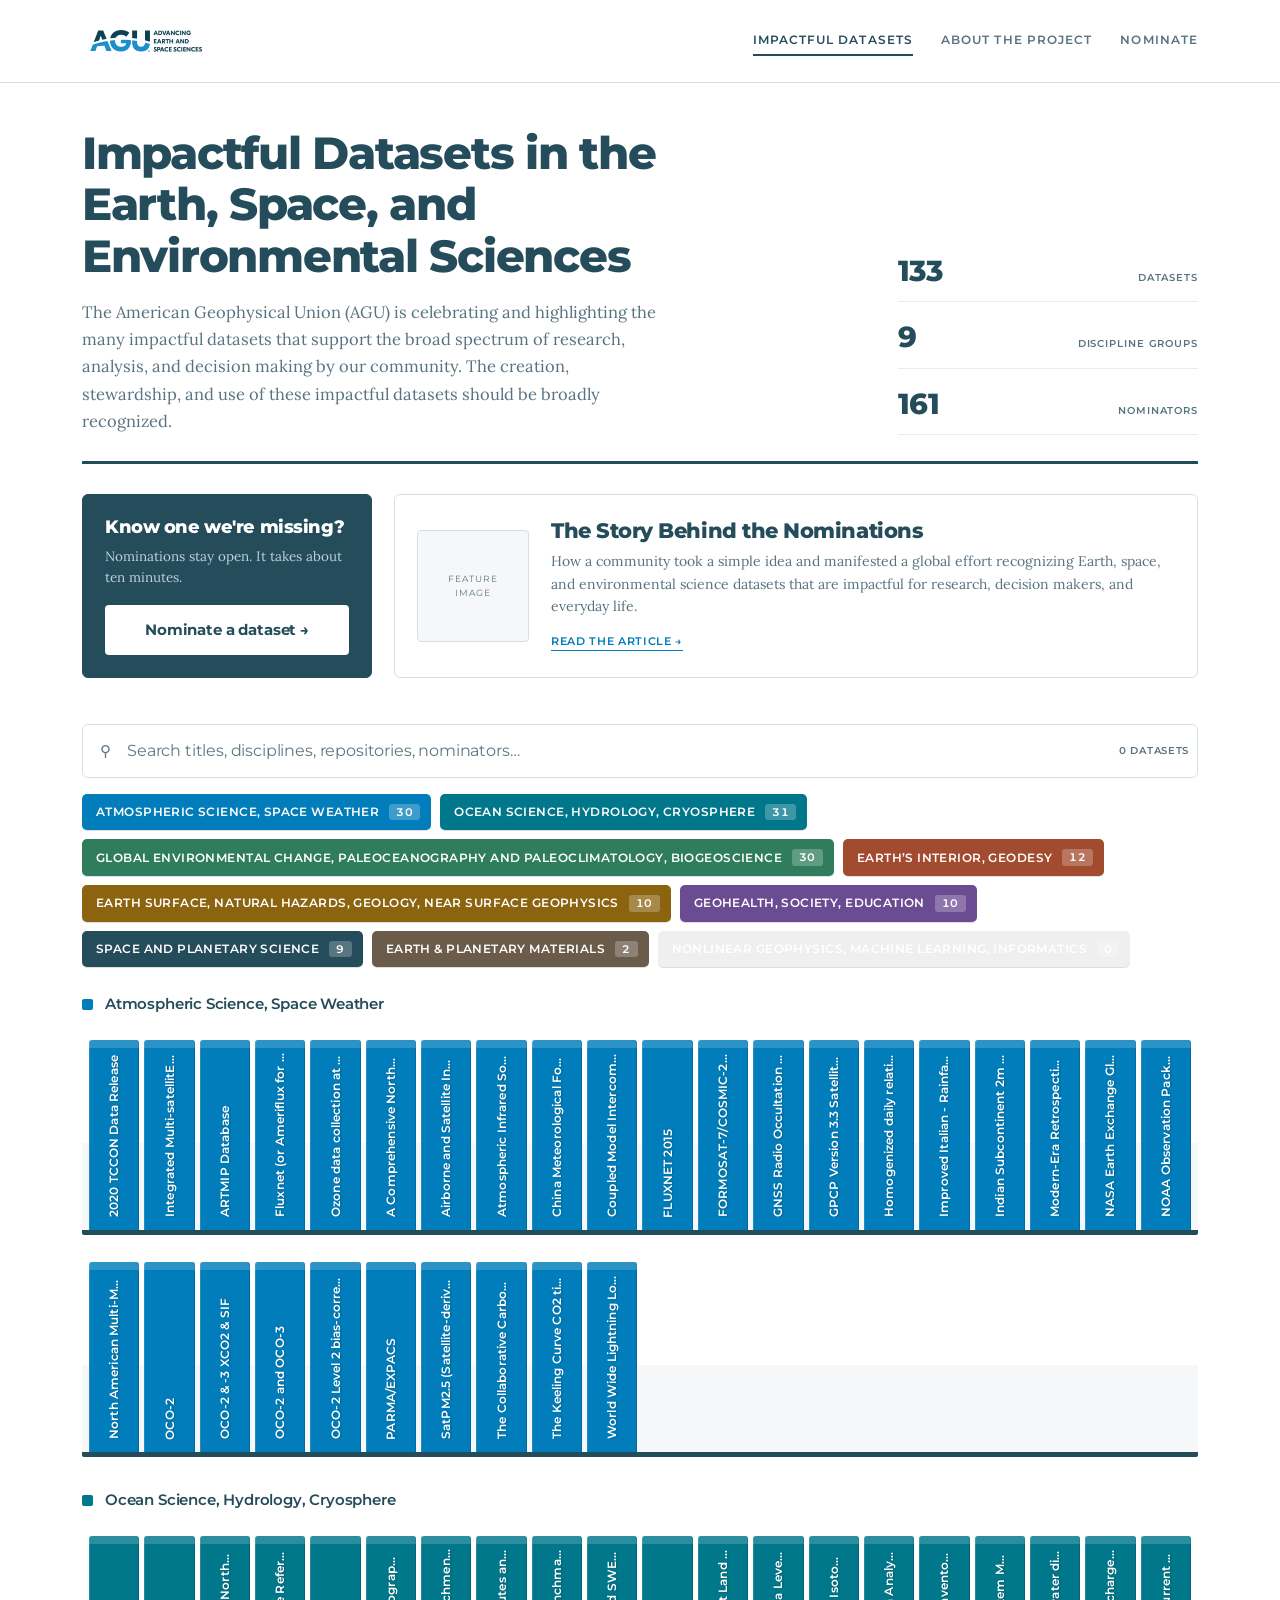
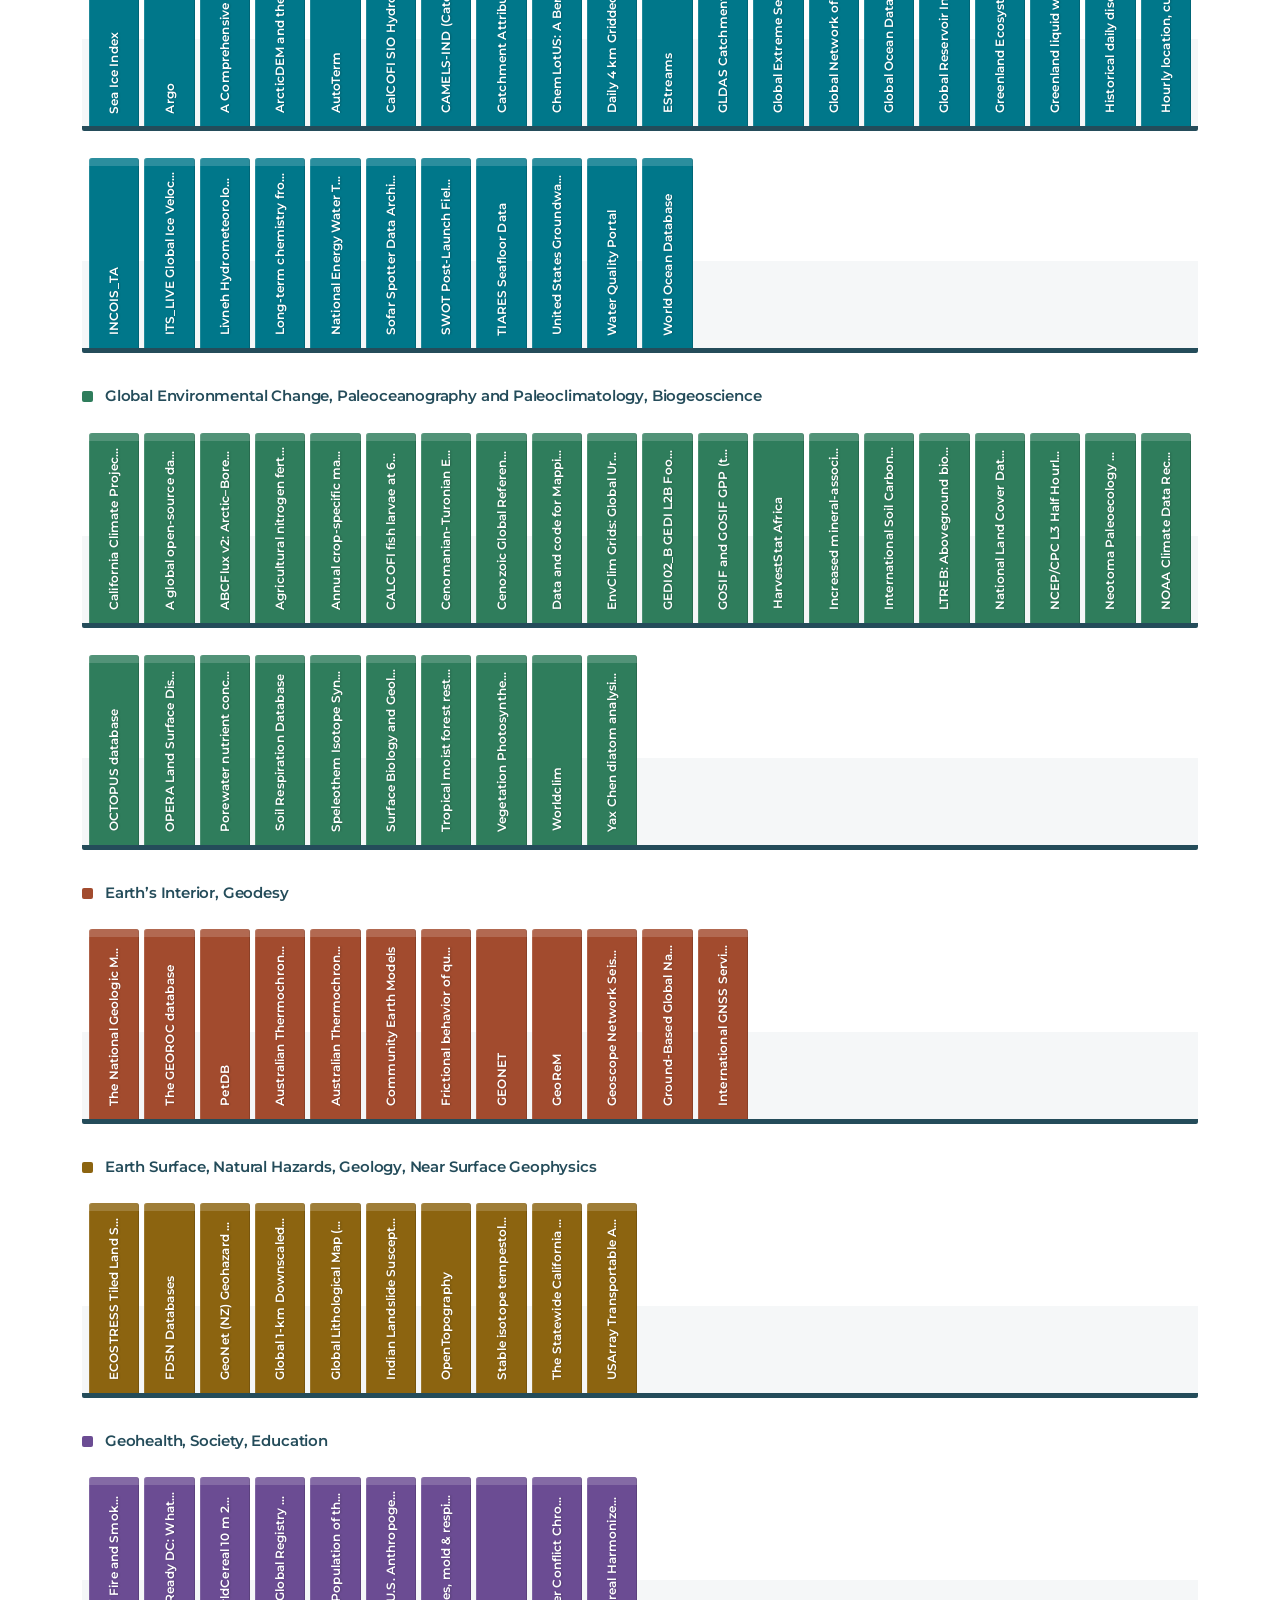
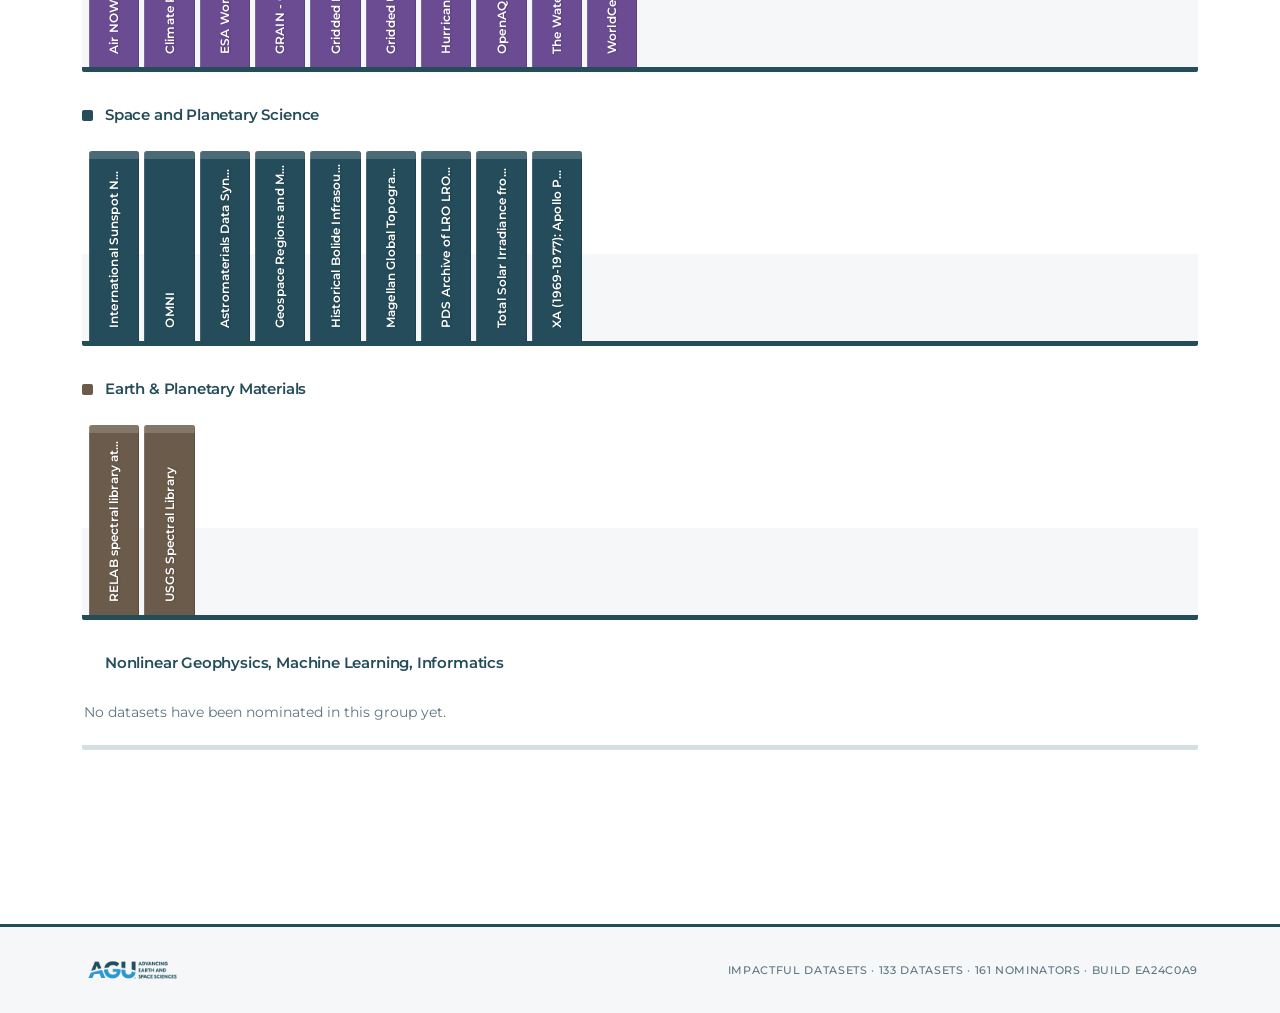
<file: site/index.html>
<!DOCTYPE html>
<html lang="en">
<head>
<meta charset="utf-8">
<meta name="viewport" content="width=device-width, initial-scale=1">
<!-- index.html carries no fingerprint of its own, so ask for revalidation:
     a stale copy would keep pointing at superseded assets. -->
<meta http-equiv="Cache-Control" content="no-cache, must-revalidate">
<title>Impactful Datasets in the Earth, Space, and Environmental Sciences — AGU</title>
<meta name="description" content="A community-nominated collection of the Earth, space and
environmental science datasets that researchers say reshaped their field. Browse 133
datasets across 9 discipline groups, nominated by 161 researchers.">
<meta property="og:title" content="Impactful Datasets — AGU">
<meta property="og:description" content="133 datasets nominated by the Earth and space science community.">
<meta property="og:type" content="website">
<link rel="preconnect" href="https://fonts.googleapis.com">
<link rel="preconnect" href="https://fonts.gstatic.com" crossorigin>
<link href="https://fonts.googleapis.com/css2?family=Montserrat:wght@400;500;600;700;800&family=Lora:ital,wght@0,400;0,500;0,600;1,400&display=swap" rel="stylesheet">
<link rel="stylesheet" href="assets/css/tokens.css?v=605d35ce">
<link rel="stylesheet" href="assets/css/site.css?v=f598fec1">
<link rel="alternate" type="application/ld+json" href="data/impactful_datasets.data.jsonld" title="Collection metadata (schema.org)">
</head>
<body>

<header class="site">
  <div class="shell">
    <a class="brand" href="#" data-go="collection" onclick="return false"
       aria-label="American Geophysical Union — home">
      <span class="logo" role="img" aria-label="AGU — Advancing Earth and Space Sciences"></span>
    </a>
    <nav class="site-nav">
      <a href="#" id="nav-collection" data-go="collection" aria-current="page"
         onclick="return false">Impactful Datasets</a>
      <a href="https://data.agu.org/2026/08/19/Impactful-Datasets.html"
         target="_blank" rel="noopener">About the project</a>
      <a href="https://docs.google.com/forms/d/e/1FAIpQLSf0Tlb1a29C2I-lNyl8qf_1oG1tFBosYW5qGBBj70D42Nhn_w/viewform" target="_blank" rel="noopener">Nominate</a>
    </nav>
  </div>
</header>

<!-- ============ PAGE 1 ============ -->
<main class="page active" id="page-collection">
<div class="shell">

  <header class="masthead">
    <div>
      <h1>Impactful Datasets in the Earth, Space, and Environmental Sciences</h1>
      <p class="lede">The American Geophysical Union (AGU) is celebrating and highlighting the
      many impactful datasets that support the broad spectrum of research, analysis, and decision
      making by our community. The creation, stewardship, and use of these impactful datasets
      should be broadly recognized.</p>
    </div>
    <div class="tally">
      <div><b id="t-ds">0</b><span>Datasets</span></div>
      <div><b id="t-th">0</b><span>Discipline groups</span></div>
      <div><b id="t-nm">0</b><span>Nominators</span></div>
    </div>
  </header>

  <section class="actions">
    <div class="act btn-nominate">
      <div>
        <h3 style="font-size:18px;margin-bottom:8px">Know one we're missing?</h3>
        <p>Nominations stay open. It takes about ten minutes.</p>
      </div>
      <a class="cta" href="https://docs.google.com/forms/d/e/1FAIpQLSf0Tlb1a29C2I-lNyl8qf_1oG1tFBosYW5qGBBj70D42Nhn_w/viewform" target="_blank" rel="noopener">Nominate a dataset →</a>
    </div>
    <div class="act callout">
      <div class="thumb">FEATURE<br>IMAGE</div>
      <div>
        <h3>The Story Behind the Nominations</h3>
        <p>How a community took a simple idea and manifested a global effort recognizing
        Earth, space, and environmental science datasets that are impactful for research,
        decision makers, and everyday life.</p>
        <a class="readlink" href="https://agupubs.onlinelibrary.wiley.com/hub/journal/23335084/call-for-papers/si-2026-000577"
           target="_blank" rel="noopener">Read the article →</a>
      </div>
    </div>
  </section>

  <div class="searchbar">
      <span class="glyph" aria-hidden="true">&#9906;</span>
      <input id="q" type="search" autocomplete="off" spellcheck="false"
        aria-label="Search datasets by title, discipline, repository or nominator"
        placeholder="Search titles, disciplines, repositories, nominators…">
      <span class="count" id="q-count"></span>
      <button class="clear" id="q-clear" hidden>Clear</button>
  </div>
  <div class="legend" id="legend"></div>
  <div id="groups"></div>
    <div class="empty" id="empty" hidden>
      <p>No datasets match <b id="empty-q"></b>.</p>
      <p style="font-size:13.5px">Try a discipline group, a repository, or a nominator's name.</p>
      <button class="clear" style="margin-top:4px" onclick="document.getElementById('q-clear').click()">Clear search</button>
  </div>
</div>
</main>

<!-- ============ PAGE 2 ============ -->
<main class="page" id="page-detail">
<div class="shell">
  <button class="back" data-go="collection">← Back to the collection</button>

  <header class="d-head">
    <h1 id="d-title"></h1>
    <div class="d-meta" id="d-meta"></div>
  </header>

  <div class="d-grid">
    <div>
      <section class="sec">
        <h2>What it is</h2>
        <div id="d-desc"></div>
      </section>

      <section class="sec">
        <h2>Why it was nominated</h2>
        <div id="d-just"></div>
      </section>

      <section class="sec" id="d-reuse-sec">
        <h2>How it has been reused</h2>
        <ol class="reuse" id="d-reuse"></ol>
        <div class="more" id="d-reuse-more"></div>
      </section>

      <section class="sec" id="d-refs-sec">
        <h2>Where It Is Described (Data Paper)</h2>
        <ul class="refs" id="d-refs"></ul>
        <div class="more" id="d-refs-more"></div>
      </section>
    </div>

    <aside>
      <div class="card">
        <h2>Get the data</h2>
        <ul class="linklist" id="d-links"></ul>
        <button class="citebtn" id="citebtn" hidden>Cite this dataset</button>
      </div>

      <div class="card">
        <h2>Held by</h2>
        <div id="d-repo"></div>
      </div>

      <div class="card">
        <h2>Nominated by</h2>
        <ul class="people" id="d-people"></ul>
      </div>

      <div class="card dc" id="d-dc">
        <div class="dc-bar">
          <h2>DataCite record</h2>
          <span class="dc-status" id="dc-status" data-s="idle">idle</span>
        </div>
        <div class="endpoint" id="dc-endpoint"></div>
        <dl class="dl" id="dc-body"></dl>
      </div>
    </aside>
  </div>
</div>
</main>

<footer class="site-foot">
  <div class="shell">
    <span class="logo foot" aria-hidden="true"></span>
    <p>Impactful Datasets &middot; 133 datasets &middot; 161 nominators
       &middot; build ea24c0a9</p>
  </div>
</footer>

<div class="modal" id="citemodal" role="dialog" aria-modal="true"
     aria-labelledby="cite-h" hidden>
  <div class="modal-box">
    <h3 id="cite-h">Cite this dataset</h3>
    <div class="modal-src" id="cite-src"></div>
    <div class="cite-out" id="cite-out"></div>
    <div class="modal-acts">
      <button class="btn-copy" id="cite-copy">Copy citation</button>
      <button class="btn-close" id="cite-close">Close</button>
    </div>
  </div>
</div>

<div class="tip" id="tip" role="tooltip" aria-hidden="true">
  <span class="tail"></span>
  <h4></h4>
  <dl></dl>
  <div class="tip-body"></div>
</div>




<script src="assets/js/config.js?v=2acd3b05"></script>
<script src="assets/js/app.js?v=2ea6050b" defer></script>
</body>
</html>
</file>
<file: site/assets/css/tokens.css>
/* Impactful Datasets — design tokens (brand colours, type, logo)
   Generated by build_wireframe.py; edit the builder, not this file. */
:root{
  /* AGU brand: primary #244C5A, secondary #007DBA, white ground */
  --primary:#244C5A; --secondary:#007DBA;
  --paper:#FFF; --surface:#FFF; --surface-2:#F5F7F8;
  --ink:#244C5A; --ink-2:#587380; --ink-3:#5E7682;
  --rule:#D5DFE3; --rule-2:#E8EEF0;
  --mark:#007DBA; --mark-bg:#E4F2FA;
  /* discipline ramp, anchored on the two brand colours; all >=4.5:1 vs white */
  --atmos:#007DBA; --ocean:#00778A; --biosphere:#2F7D5C; --interior:#A24B2E;
  --surface-c:#8C6410; --society:#6B4C93; --space:#244C5A; --materials:#6B5B4B;
  --f-display:'Montserrat','Helvetica Neue',Arial,sans-serif;
  --f-body:'Lora',Georgia,'Times New Roman',serif;
  --f-label:'Montserrat','Helvetica Neue',Arial,sans-serif;
  --f-code:ui-monospace,'SF Mono',Menlo,Consolas,monospace;
  --shell:1180px;
  --logo:url("../img/agu-logo.png");
}
</file>
<file: site/assets/css/site.css>
/* Impactful Datasets — component styles
   Generated by build_wireframe.py; edit the builder, not this file. */
*{box-sizing:border-box}
html{-webkit-text-size-adjust:100%}
body{margin:0;background:var(--paper);color:var(--ink);font-family:var(--f-display);
  font-size:15px;line-height:1.6;font-weight:400;-webkit-font-smoothing:antialiased}
h1,h2,h3,h4{margin:0;font-weight:800;letter-spacing:-.024em;line-height:1.14}
p{margin:0 0 .9em}
a{color:inherit}
.shell{max-width:var(--shell);margin:0 auto;padding:0 32px}
.mono{font-family:var(--f-label);font-size:11px;letter-spacing:.06em;text-transform:uppercase}
[class*="label"],.pagemark,.dl dt,.tip dt,.sec>h2,.card>h2,.dc-bar h2,.legend button,
.searchbar .count,.searchbar .clear,.linklist .k,.dim,.just .who,.more,.dc-status,
.group-head .n,.tally span,.readlink,.back{
  font-weight:600}
/* prose runs in Lora */
.masthead .lede,.callout p,.btn-nominate p,.sec p,.just p,.reuse li,.refs li,
.people .aff,.dl dd,.tip dd,.empty p,.repo-sub{font-family:var(--f-body);letter-spacing:0}
.endpoint,.people .oid{font-family:var(--f-code)}

/* ---------- brand header / footer ---------- */
.site{background:#fff;border-bottom:1px solid var(--rule)}
.site .shell{display:flex;align-items:center;gap:32px;height:82px}
.brand{display:flex;align-items:center;text-decoration:none;flex:none}
.logo{display:block;background:var(--logo) no-repeat left center;background-size:contain;
  height:38px;width:128px;print-color-adjust:exact;-webkit-print-color-adjust:exact}
.logo.foot{height:30px;width:101px;opacity:.92}
.site-nav{display:flex;align-items:center;gap:28px;margin-left:auto}
.site-nav a{font-family:var(--f-label);font-size:12px;font-weight:600;letter-spacing:.09em;
  text-transform:uppercase;color:var(--ink-2);text-decoration:none;padding:4px 0;
  border-bottom:2px solid transparent}
.site-nav a:hover{color:var(--primary);border-bottom-color:var(--secondary)}
.site-nav a[aria-current="page"]{color:var(--primary);border-bottom-color:var(--primary)}
.site-foot{border-top:3px solid var(--primary);background:var(--surface-2);margin-top:60px}
.site-foot .shell{display:flex;align-items:center;gap:28px;padding-top:28px;padding-bottom:28px}

.site-foot p{margin:0;margin-left:auto;font-family:var(--f-label);font-size:11px;font-weight:500;
  letter-spacing:.06em;text-transform:uppercase;color:var(--ink-3);text-align:right}

/* ---------- page frame ---------- */
.page{display:none;padding:44px 0 80px}
.page.active{display:block}
.pagemark{font-family:var(--f-label);font-size:10px;letter-spacing:.16em;text-transform:uppercase;
  color:var(--ink-3);display:flex;align-items:center;gap:10px;margin-bottom:26px}
.pagemark::after{content:"";flex:1;height:1px;background:var(--rule)}

/* ---------- page 1 header ---------- */
.masthead{display:grid;grid-template-columns:minmax(0,1fr) 300px;gap:56px;align-items:end;
  padding-bottom:26px;border-bottom:3px solid var(--primary)}
.masthead h1{font-size:clamp(29px,4.1vw,45px);letter-spacing:-.028em;max-width:19ch}
.masthead .lede{margin:18px 0 0;font-size:16.5px;line-height:1.65;color:var(--ink-2);max-width:58ch}
.tally{display:flex;flex-direction:column;gap:12px}
.tally div{display:flex;align-items:baseline;justify-content:space-between;gap:12px;
  border-bottom:1px solid var(--rule-2);padding-bottom:7px}
.tally b{font-size:29px;font-weight:800;letter-spacing:-.025em;color:var(--primary)}
.tally span{font-family:var(--f-label);font-size:10px;letter-spacing:.09em;text-transform:uppercase;
  color:var(--ink-2);text-align:right}

/* ---------- actions ---------- */
.actions{position:relative;display:grid;grid-template-columns:290px minmax(0,1fr);gap:22px;margin:30px 0 46px}
.act{position:relative;background:var(--surface);border:1px solid var(--rule);border-radius:6px;padding:22px}
.btn-nominate{display:flex;flex-direction:column;justify-content:space-between;gap:16px;
  background:var(--primary);border-color:var(--primary);color:#fff}
.btn-nominate .cta{display:inline-flex;align-items:center;justify-content:center;gap:9px;width:100%;
  text-decoration:none;box-sizing:border-box;
  background:#fff;color:var(--ink);border:none;border-radius:4px;padding:13px 16px;cursor:pointer;
  font-family:var(--f-display);font-size:15px;font-weight:600;letter-spacing:-.01em}
.btn-nominate .cta{color:var(--primary);font-weight:700}
.btn-nominate .cta:hover{background:#D9E7EE}
.btn-nominate .cta:focus-visible{outline:2px solid #4FB3E8;outline-offset:3px}
.btn-nominate p{color:#BBD2DC;font-size:13.5px;margin:0}
.callout{display:grid;grid-template-columns:112px minmax(0,1fr);gap:22px;align-items:center}
.callout .thumb{aspect-ratio:1;border:1px solid var(--rule);border-radius:4px;background:var(--surface-2);
  display:flex;align-items:center;justify-content:center;color:var(--ink-3);
  font-family:var(--f-label);font-size:9px;letter-spacing:.1em;text-align:center;line-height:1.5}
.callout h3{font-size:21px;letter-spacing:-.022em;margin-bottom:7px}
.callout p{font-size:14px;color:var(--ink-2);margin-bottom:11px}
.readlink{font-family:var(--f-label);font-size:11px;letter-spacing:.06em;text-transform:uppercase;
  color:var(--mark);text-decoration:none;border-bottom:1px solid currentColor;padding-bottom:2px}

/* ---------- collection ---------- */
.group{margin-bottom:34px;scroll-margin-top:16px}
.group-head{display:flex;align-items:baseline;gap:12px;margin-bottom:10px}
.group-swatch{width:11px;height:11px;border-radius:2px;flex:none;transform:translateY(1px)}
.group-head h3{font-size:15px;font-weight:600;letter-spacing:-.012em}
.group-empty{margin:0;padding:20px 2px 22px;border-bottom:5px solid var(--rule);
  border-radius:2px;color:var(--ink-3);font-size:14px}

.books{display:grid;grid-template-columns:repeat(20,1fr);gap:5px;align-items:end;
  padding:18px 7px 0;background:linear-gradient(180deg,transparent 0 58%,var(--surface-2) 58%);
  border-bottom:5px solid var(--primary);border-radius:2px;margin-bottom:9px}
.books:last-child{margin-bottom:0}
.book{min-width:0;position:relative;height:190px;border:none;border-radius:3px 3px 0 0;cursor:pointer;
  padding:13px 0 13px;display:flex;align-items:flex-end;justify-content:center;
  transition:transform .13s ease;color:#fff;font-family:var(--f-label);font-size:11.5px;
  font-weight:600;letter-spacing:.012em;overflow:hidden;
  box-shadow:inset -1px 0 0 rgba(0,0,0,.15),inset 1px 0 0 rgba(255,255,255,.13)}
.book span{writing-mode:vertical-rl;transform:rotate(180deg);white-space:nowrap;
  overflow:hidden;text-overflow:ellipsis;max-height:100%;opacity:1;
  text-shadow:0 1px 2px rgba(0,0,0,.24)}
.book:hover,.book:focus-visible{transform:translateY(-9px);outline:none;
  box-shadow:0 5px 14px rgba(22,32,42,.26)}
.book:focus-visible{box-shadow:0 0 0 2px var(--mark),0 5px 14px rgba(22,32,42,.26)}
.book::after{content:"";position:absolute;left:0;right:0;top:0;height:8px;
  background:rgba(255,255,255,.17);border-radius:3px 3px 0 0}
.legend{display:flex;flex-wrap:wrap;gap:9px;margin:0 0 28px}
.legend button{display:inline-flex;align-items:center;gap:10px;cursor:pointer;border:none;
  border-radius:5px;padding:10px 11px 10px 14px;font-family:var(--f-label);font-size:12px;
  font-weight:600;letter-spacing:.035em;text-transform:uppercase;color:#fff;line-height:1.15;
  box-shadow:0 1px 0 rgba(0,0,0,.13);transition:transform .12s ease,box-shadow .12s ease}
.legend button:hover{transform:translateY(-2px);box-shadow:0 5px 14px rgba(36,76,90,.28)}
.legend button:focus-visible{outline:2px solid var(--primary);outline-offset:3px}
.legend button .c{background:rgba(255,255,255,.24);border-radius:3px;padding:2px 7px;
  font-size:11px;font-variant-numeric:tabular-nums}

/* ---------- search ---------- */
.searchbar{display:flex;align-items:center;gap:14px;height:54px;padding:0 8px 0 17px;
  background:var(--surface);border:1px solid var(--rule);border-radius:6px;margin:0 0 16px}
.searchbar:focus-within{border-color:var(--ink);box-shadow:0 0 0 3px rgba(27,77,184,.11)}
.searchbar input{flex:1;min-width:0;border:none;background:none;outline:none;
  font-family:var(--f-display);font-size:16px;letter-spacing:-.01em;color:var(--ink)}
.searchbar input::placeholder{color:var(--ink-3)}
.searchbar .glyph{font-size:15px;color:var(--ink-3);flex:none;line-height:1}
.searchbar .count{font-family:var(--f-label);font-size:10px;letter-spacing:.07em;
  text-transform:uppercase;color:var(--ink-2);white-space:nowrap;flex:none;
  font-variant-numeric:tabular-nums}
.searchbar .clear{flex:none;border:1px solid var(--rule);background:var(--surface-2);
  border-radius:4px;padding:6px 11px;cursor:pointer;font-family:var(--f-label);font-size:10px;
  letter-spacing:.07em;text-transform:uppercase;color:var(--ink-2)}
.searchbar .clear:hover{border-color:var(--ink);color:var(--ink)}
.searchbar .clear[hidden]{display:none}
.empty{padding:44px 8px;text-align:center;border:1px dashed var(--rule);border-radius:6px;
  background:var(--surface-2)}
.empty p{font-size:15px;color:var(--ink-2);max-width:44ch;margin:0 auto .9em}
.empty b{color:var(--ink);font-weight:600}
[hidden]{display:none!important}

/* ---------- hover bubble ---------- */
.tip.prose{width:360px}
.tip.prose dd{font-size:13px;line-height:1.55;max-height:15em;overflow:hidden}
.tip .hint{display:block;margin-top:10px;font-family:var(--f-label);font-size:9px;
  font-weight:600;letter-spacing:.09em;text-transform:uppercase;color:#9CC3D4}
.people .who-name{background:none;border:none;padding:0;cursor:pointer;text-align:left;
  font:inherit;color:inherit;display:inline-flex;align-items:baseline;gap:7px}
.people .who-name b{border-bottom:1px dashed var(--ink-3)}
.people .who-name:hover b,.people .who-name[aria-expanded="true"] b{border-bottom-color:var(--secondary);color:var(--secondary)}
.people .who-name:focus-visible{outline:2px solid var(--secondary);outline-offset:3px;border-radius:3px}
.people .interaction{margin:9px 0 0;padding:10px 12px;background:var(--surface-2);
  border-left:2px solid var(--secondary);border-radius:0 4px 4px 0;font-family:var(--f-body);
  font-size:13px;line-height:1.55;color:#31505C}
.people .interaction[hidden]{display:none}
.tip{position:fixed;z-index:80;width:310px;background:var(--primary);color:#fff;border-radius:7px;
  padding:14px 16px;box-shadow:0 12px 34px rgba(22,32,42,.32);pointer-events:none;
  opacity:0;transform:translateY(5px);transition:opacity .12s ease,transform .12s ease}
.tip.on{opacity:1;transform:none}
.tip h4{font-size:14.5px;font-weight:600;letter-spacing:-.012em;line-height:1.32;margin:0 0 11px}
.tip dl{margin:0;display:grid;grid-template-columns:auto minmax(0,1fr);gap:6px 13px}
.tip dt{font-family:var(--f-label);font-size:9px;font-weight:600;letter-spacing:.09em;
  text-transform:uppercase;color:#9CC3D4;padding-top:2px;white-space:nowrap}
.tip dd{margin:0;font-size:12.5px;line-height:1.45;color:#E4EBF0}
.tip .tail{position:absolute;width:11px;height:11px;background:var(--primary);transform:rotate(45deg)}

/* ---------- page 2 ---------- */
.back{display:inline-flex;align-items:center;gap:8px;background:none;border:none;cursor:pointer;
  font-family:var(--f-label);font-size:11px;letter-spacing:.08em;text-transform:uppercase;
  color:var(--ink-2);padding:0;margin-bottom:24px}
.back:hover{color:var(--mark)}
.d-head{padding-bottom:24px;border-bottom:3px solid var(--primary)}
.d-head h1{font-size:clamp(32px,4.4vw,50px);letter-spacing:-.03em}
.d-head h1[data-len="medium"]{font-size:clamp(28px,3.4vw,38px);letter-spacing:-.026em}
.d-head h1[data-len="long"]{font-size:clamp(24px,2.6vw,30px);letter-spacing:-.02em;
  line-height:1.22;max-width:62ch}
.d-head h1[data-len="xlong"]{font-size:clamp(21px,2vw,25px);letter-spacing:-.014em;
  line-height:1.3;max-width:74ch}
.d-meta{display:flex;flex-wrap:wrap;gap:8px 26px;margin-top:16px;font-family:var(--f-label);
  font-size:11px;color:var(--ink-2)}
.d-meta b{color:var(--ink);font-weight:500}
.d-grid{position:relative;display:grid;grid-template-columns:minmax(0,1.65fr) minmax(0,1fr);
  gap:44px;margin-top:34px;align-items:start}
.sec{margin-bottom:38px}
.sec > h2{font-size:12px;font-family:var(--f-label);font-weight:500;letter-spacing:.12em;
  text-transform:uppercase;color:var(--ink-3);padding-bottom:9px;margin-bottom:16px;
  border-bottom:1px solid var(--rule)}
.sec p{font-size:15.5px;color:#31505C;max-width:74ch}
.sec p+p,.just p+p{margin-top:.2em}
.card{position:relative;background:var(--surface);border:1px solid var(--rule);border-radius:6px;
  padding:20px;margin-bottom:20px}
.card > h2{font-size:11px;font-family:var(--f-label);font-weight:500;letter-spacing:.12em;
  text-transform:uppercase;color:var(--ink-3);margin-bottom:14px}
.just{border-left:2px solid var(--rule);padding:2px 0 2px 18px;margin-bottom:20px;
  scroll-margin-top:20px;transition:border-color .3s ease}
.just.lit{border-left-color:var(--secondary)}
.just-body{position:relative}
.just-body.clamped{max-height:11.5em;overflow:hidden}
.just-body.clamped::after{content:"";position:absolute;left:0;right:0;bottom:0;height:3.2em;
  background:linear-gradient(180deg,rgba(255,255,255,0),var(--paper))}
.just-more{margin:2px 0 0;padding:0;background:none;border:none;cursor:pointer;
  font-family:var(--f-label);font-size:10px;font-weight:600;letter-spacing:.08em;
  text-transform:uppercase;color:var(--secondary)}
.just-more:hover{text-decoration:underline}
.just-more:focus-visible{outline:2px solid var(--secondary);outline-offset:3px;border-radius:3px}
.just .who{font-family:var(--f-label);font-size:10px;letter-spacing:.08em;text-transform:uppercase;
  color:var(--mark);margin-bottom:7px}
.just p{font-size:14.5px;color:#31505C;margin-bottom:.7em}
.dims{display:flex;flex-wrap:wrap;gap:6px;margin-top:9px}
.dim{font-family:var(--f-label);font-size:9.5px;letter-spacing:.08em;text-transform:uppercase;
  background:var(--surface-2);border:1px solid var(--rule);border-radius:99px;padding:3px 10px;color:var(--ink-2)}
.people{list-style:none;margin:0;padding:0}
.people li{padding:12px 0;border-top:1px solid var(--rule-2)}
.people li:first-child{border-top:none;padding-top:0}
.people b{display:block;font-size:14.5px;font-weight:600;letter-spacing:-.01em}
.people .aff{font-size:12.5px;color:var(--ink-2);line-height:1.45;margin-top:2px}
.people .oid{font-family:var(--f-label);font-size:10px;color:var(--ink-3);margin-top:4px;display:block;
  word-break:break-all}
.linklist{list-style:none;margin:0;padding:0}
.linklist li{border-top:1px solid var(--rule-2)}
.linklist li:first-child{border-top:none}
.linklist a{display:flex;align-items:center;justify-content:space-between;gap:12px;padding:11px 0;
  text-decoration:none;font-size:13.5px;word-break:break-all}
.linklist a:hover{color:var(--mark)}
.linklist .k{font-family:var(--f-label);font-size:9.5px;letter-spacing:.09em;text-transform:uppercase;
  color:var(--ink-3);flex:none}
.reuse{list-style:none;margin:0;padding:0;counter-reset:r}
.reuse li{position:relative;padding:0 0 14px 30px;font-size:14px;color:#31505C;counter-increment:r}
.reuse li::before{content:counter(r,decimal-leading-zero);position:absolute;left:0;top:1px;
  font-family:var(--f-label);font-size:10px;color:var(--ink-3)}
.refs{list-style:none;margin:0;padding:0}
.refs li{padding:11px 0;border-top:1px solid var(--rule-2);font-size:13px;color:var(--ink-2);line-height:1.5}
.refs li:first-child{border-top:none}
.refs a{color:var(--secondary);text-decoration:none;word-break:break-all}
.refs a:hover{text-decoration:underline}
.more{font-family:var(--f-label);font-size:10px;letter-spacing:.07em;text-transform:uppercase;
  color:var(--ink-3);margin-top:10px}

/* ---------- nominator cross-links ---------- */
.just .who{display:inline-flex;align-items:center;gap:7px;background:none;border:none;padding:0;
  cursor:pointer;text-align:left}
.just .who .nm{color:var(--secondary);border-bottom:1px solid transparent}
.just .who:hover .nm,.just .who:focus-visible .nm{border-bottom-color:currentColor}
.just .who:focus-visible{outline:2px solid var(--secondary);outline-offset:3px;border-radius:3px}
.just .who .seq{font-size:9.5px;background:var(--surface-2);border:1px solid var(--rule);
  border-radius:99px;padding:1px 7px;color:var(--ink-2)}
.people li{transition:background .3s ease,box-shadow .3s ease;border-radius:5px;
  scroll-margin-top:20px}
.people li.lit{background:var(--mark-bg);box-shadow:0 0 0 6px var(--mark-bg)}
.people .jump{display:inline-block;margin-top:5px;font-family:var(--f-label);font-size:9.5px;
  font-weight:600;letter-spacing:.07em;text-transform:uppercase;color:var(--secondary);
  background:none;border:none;padding:0;cursor:pointer}
.people .jump:hover{text-decoration:underline}

/* ---------- cite button + modal ---------- */
.citebtn{display:inline-flex;align-items:center;justify-content:center;gap:8px;width:100%;
  margin-top:14px;padding:11px 14px;cursor:pointer;background:var(--primary);color:#fff;border:none;
  border-radius:5px;font-family:var(--f-label);font-size:11px;font-weight:600;letter-spacing:.08em;
  text-transform:uppercase}
.citebtn:hover{background:#1B3B47}
.citebtn:focus-visible{outline:2px solid var(--secondary);outline-offset:3px}
.modal[hidden]{display:none}
.modal{position:fixed;inset:0;z-index:90;display:flex;align-items:center;justify-content:center;
  padding:24px;background:rgba(20,44,54,.55)}
.modal-box{background:#fff;border-radius:8px;width:min(620px,100%);max-height:82vh;overflow:auto;
  box-shadow:0 24px 60px rgba(16,40,50,.34);padding:26px 28px}
.modal-box h3{font-size:19px;letter-spacing:-.02em;margin-bottom:4px}
.modal-src{font-family:var(--f-label);font-size:10px;font-weight:600;letter-spacing:.09em;
  text-transform:uppercase;color:var(--ink-3);margin-bottom:16px}
.cite-out{font-family:var(--f-body);font-size:15px;line-height:1.62;color:var(--ink);
  background:var(--surface-2);border:1px solid var(--rule);border-radius:6px;padding:16px 18px;
  word-break:break-word}
.cite-out a{color:var(--secondary)}
.modal-acts{display:flex;gap:9px;margin-top:16px}
.modal-acts button{cursor:pointer;border-radius:5px;padding:9px 15px;font-family:var(--f-label);
  font-size:11px;font-weight:600;letter-spacing:.07em;text-transform:uppercase}
.btn-copy{background:var(--secondary);color:#fff;border:none}
.btn-close{background:#fff;color:var(--ink-2);border:1px solid var(--rule);margin-left:auto}
.btn-copy:focus-visible,.btn-close:focus-visible{outline:2px solid var(--primary);outline-offset:2px}

/* ---------- datacite panel ---------- */
.dc{border-color:var(--mark);background:#FBFCFE}
.dc-bar{display:flex;align-items:center;gap:9px;margin-bottom:13px}
.dc-bar h2{font-size:11px;font-family:var(--f-label);font-weight:500;letter-spacing:.12em;
  text-transform:uppercase;color:var(--mark);margin:0}
.dc-status{margin-left:auto;font-family:var(--f-label);font-size:9px;letter-spacing:.08em;
  text-transform:uppercase;padding:2px 7px;border-radius:99px;border:1px solid var(--rule);color:var(--ink-3)}
.dc-status[data-s="live"]{color:#0B6B4F;border-color:#9AD3BE;background:#EAF7F1}
.endpoint{font-family:var(--f-label);font-size:10px;color:var(--ink-2);background:var(--surface-2);
  border:1px solid var(--rule-2);border-radius:4px;padding:7px 9px;margin-bottom:14px;word-break:break-all}
.dl{margin:0;font-size:13.5px}
.dl div{display:grid;grid-template-columns:96px minmax(0,1fr);gap:12px;padding:8px 0;
  border-top:1px solid var(--rule-2)}
.dl div:first-child{border-top:none}
.dl dt{font-family:var(--f-label);font-size:9.5px;letter-spacing:.08em;text-transform:uppercase;
  color:var(--ink-3);padding-top:3px}
.dl dd{margin:0;line-height:1.5}

@media (max-width:940px){
  .masthead,.actions,.d-grid{grid-template-columns:minmax(0,1fr);gap:26px}
  .shell{padding:0 20px}
  .callout{grid-template-columns:70px minmax(0,1fr);gap:16px}
  .books{gap:4px;padding:16px 5px 0}
  .book{height:158px;font-size:11px}
  .tip{width:min(310px,calc(100vw - 32px))}
}
@media (prefers-reduced-motion:reduce){*{transition:none!important}}
@media print{
  .site{border-bottom:2px solid var(--primary)}
  .page{display:block!important;padding:0 0 40px;break-after:page}
  body{background:#fff}
}
</file>
